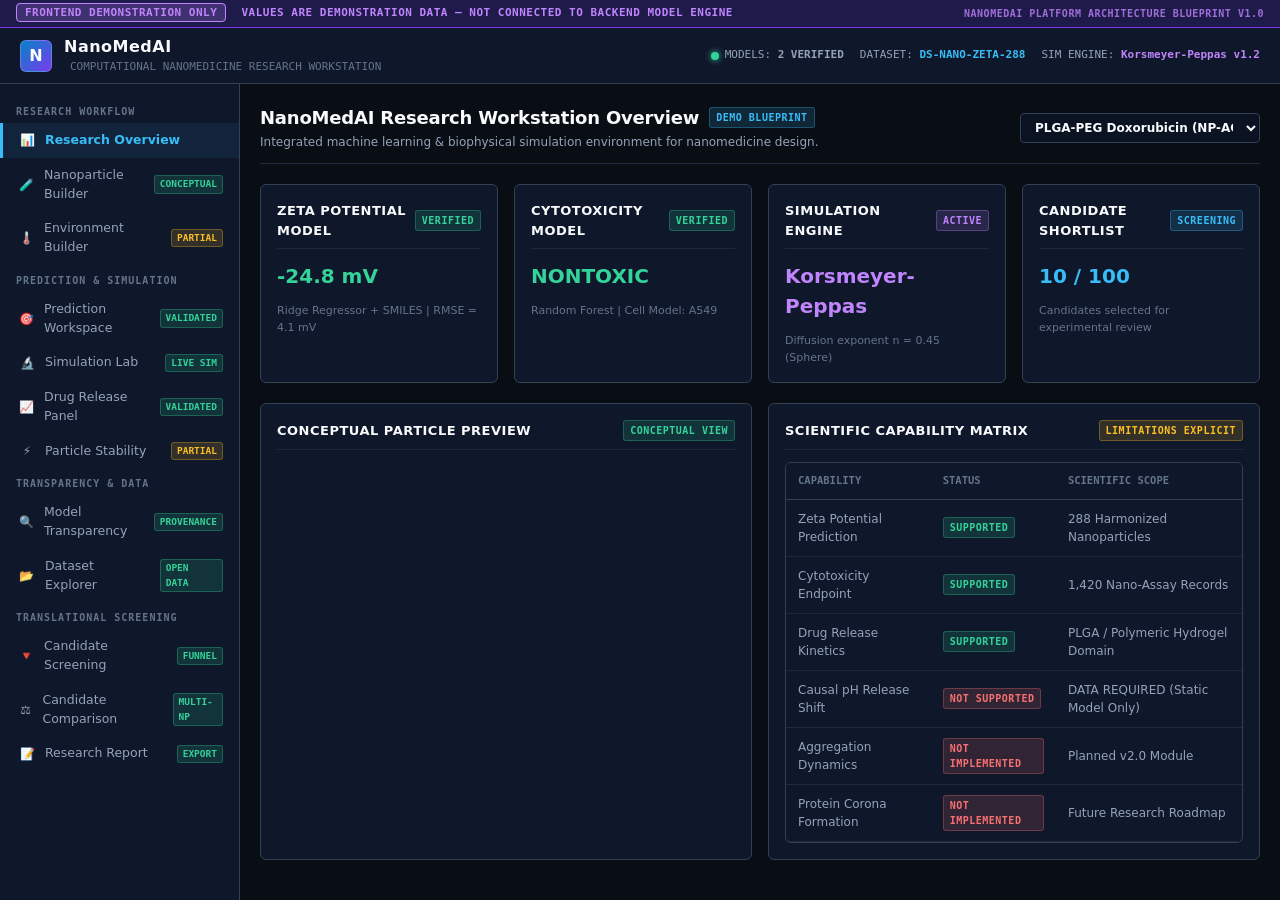
<file: demo/nanomedai/index.html>
<!DOCTYPE html>
<html lang="en">
<head>
  <meta charset="UTF-8">
  <meta name="viewport" content="width=device-width, initial-scale=1.0">
  <title>NanoMedAI — Computational Nanomedicine Research Platform</title>
  <link rel="stylesheet" href="styles.css">
  <script src="data/demoState.js"></script>
  <script src="data/demoParticles.js"></script>
  <script src="data/demoTrajectories.js"></script>
  <script src="app.js"></script>
</head>
<body>

  <!-- Demo Notice Banner -->
  <div class="demo-banner">
    <div>
      <span class="demo-banner-tag">FRONTEND DEMONSTRATION ONLY</span>
      <span style="margin-left:8px;">VALUES ARE DEMONSTRATION DATA — NOT CONNECTED TO BACKEND MODEL ENGINE</span>
    </div>
    <div style="font-size:10px; opacity:0.8;">NanoMedAI Platform Architecture Blueprint v1.0</div>
  </div>

  <!-- Main App Header Navbar -->
  <header class="app-header">
    <div class="brand-section">
      <div class="brand-icon">N</div>
      <div>
        <div class="brand-title">NanoMedAI</div>
        <div class="brand-subtitle">COMPUTATIONAL NANOMEDICINE RESEARCH WORKSTATION</div>
      </div>
    </div>

    <div class="header-status-group">
      <div class="header-status-item">
        <span class="status-dot"></span>
        <span>MODELS: <strong>2 VERIFIED</strong></span>
      </div>
      <div class="header-status-item">
        <span>DATASET: <strong style="color:var(--accent-blue);">DS-NANO-ZETA-288</strong></span>
      </div>
      <div class="header-status-item">
        <span>SIM ENGINE: <strong style="color:var(--accent-purple);">Korsmeyer-Peppas v1.2</strong></span>
      </div>
    </div>
  </header>

  <!-- Main Layout Workspace -->
  <div class="app-container">

    <!-- Left Sidebar Navigation -->
    <nav class="app-sidebar">
      <div class="nav-group-title">RESEARCH WORKFLOW</div>
      <div class="nav-item active" data-view="overview">
        <span class="nav-icon">📊</span>
        <span>Research Overview</span>
      </div>
      <div class="nav-item" data-view="builder">
        <span class="nav-icon">🧪</span>
        <span>Nanoparticle Builder</span>
        <span class="nav-badge supported">CONCEPTUAL</span>
      </div>
      <div class="nav-item" data-view="environment">
        <span class="nav-icon">🌡️</span>
        <span>Environment Builder</span>
        <span class="nav-badge limited">PARTIAL</span>
      </div>

      <div class="nav-group-title">PREDICTION & SIMULATION</div>
      <div class="nav-item" data-view="prediction">
        <span class="nav-icon">🎯</span>
        <span>Prediction Workspace</span>
        <span class="nav-badge supported">VALIDATED</span>
      </div>
      <div class="nav-item" data-view="simulation">
        <span class="nav-icon">🔬</span>
        <span>Simulation Lab</span>
        <span class="nav-badge supported">LIVE SIM</span>
      </div>
      <div class="nav-item" data-view="release">
        <span class="nav-icon">📈</span>
        <span>Drug Release Panel</span>
        <span class="nav-badge supported">VALIDATED</span>
      </div>
      <div class="nav-item" data-view="stability">
        <span class="nav-icon">⚡</span>
        <span>Particle Stability</span>
        <span class="nav-badge limited">PARTIAL</span>
      </div>

      <div class="nav-group-title">TRANSPARENCY & DATA</div>
      <div class="nav-item" data-view="transparency">
        <span class="nav-icon">🔍</span>
        <span>Model Transparency</span>
        <span class="nav-badge supported">PROVENANCE</span>
      </div>
      <div class="nav-item" data-view="datasets">
        <span class="nav-icon">📂</span>
        <span>Dataset Explorer</span>
        <span class="nav-badge supported">OPEN DATA</span>
      </div>

      <div class="nav-group-title">TRANSLATIONAL SCREENING</div>
      <div class="nav-item" data-view="screening">
        <span class="nav-icon">🔻</span>
        <span>Candidate Screening</span>
        <span class="nav-badge supported">FUNNEL</span>
      </div>
      <div class="nav-item" data-view="comparison">
        <span class="nav-icon">⚖️</span>
        <span>Candidate Comparison</span>
        <span class="nav-badge supported">MULTI-NP</span>
      </div>
      <div class="nav-item" data-view="report">
        <span class="nav-icon">📝</span>
        <span>Research Report</span>
        <span class="nav-badge supported">EXPORT</span>
      </div>
    </nav>

    <!-- Main Content Workspace Area -->
    <main class="app-content">

      <!-- ===================================================================
           1. RESEARCH OVERVIEW SECTION
           =================================================================== -->
      <section id="view-overview" class="view-section active">
        <div class="page-header">
          <div>
            <h1 class="page-title">
              NanoMedAI Research Workstation Overview
              <span class="badge badge-blue">DEMO BLUEPRINT</span>
            </h1>
            <p class="page-description">
              Integrated machine learning & biophysical simulation environment for nanomedicine design.
            </p>
          </div>
          <div style="display:flex; gap:10px;">
            <select id="activeParticleSelect" class="form-control" style="width:240px; font-weight:600;">
              <option value="NP-AG-04">PLGA-PEG Doxorubicin (NP-AG-04)</option>
              <option value="NP-AG-09">AuNP-Citrate (NP-AG-09)</option>
              <option value="NP-AG-14">CuO-Pristine (NP-AG-14)</option>
              <option value="NP-AG-22">CS-TPP/Insulin (NP-AG-22)</option>
            </select>
          </div>
        </div>

        <div class="grid-4">
          <div class="card">
            <div class="card-header">
              <span class="card-title">ZETA POTENTIAL MODEL</span>
              <span class="badge badge-green">VERIFIED</span>
            </div>
            <div style="font-size:20px; font-weight:800; color:var(--accent-green);">-24.8 mV</div>
            <div style="font-size:11px; color:var(--text-muted);">Ridge Regressor + SMILES | RMSE = 4.1 mV</div>
          </div>

          <div class="card">
            <div class="card-header">
              <span class="card-title">CYTOTOXICITY MODEL</span>
              <span class="badge badge-green">VERIFIED</span>
            </div>
            <div style="font-size:20px; font-weight:800; color:var(--accent-green);">NONTOXIC</div>
            <div style="font-size:11px; color:var(--text-muted);">Random Forest | Cell Model: A549</div>
          </div>

          <div class="card">
            <div class="card-header">
              <span class="card-title">SIMULATION ENGINE</span>
              <span class="badge badge-purple">ACTIVE</span>
            </div>
            <div style="font-size:20px; font-weight:800; color:var(--accent-purple);">Korsmeyer-Peppas</div>
            <div style="font-size:11px; color:var(--text-muted);">Diffusion exponent n = 0.45 (Sphere)</div>
          </div>

          <div class="card">
            <div class="card-header">
              <span class="card-title">CANDIDATE SHORTLIST</span>
              <span class="badge badge-blue">SCREENING</span>
            </div>
            <div style="font-size:20px; font-weight:800; color:var(--accent-blue);">10 / 100</div>
            <div style="font-size:11px; color:var(--text-muted);">Candidates selected for experimental review</div>
          </div>
        </div>

        <div class="grid-2">
          <div class="card">
            <div class="card-header">
              <span class="card-title">CONCEPTUAL PARTICLE PREVIEW</span>
              <span class="badge badge-green">CONCEPTUAL VIEW</span>
            </div>
            <div style="display:flex; justify-content:center; padding:10px;">
              <canvas id="particleCanvas" width="360" height="240"></canvas>
            </div>
          </div>

          <div class="card">
            <div class="card-header">
              <span class="card-title">SCIENTIFIC CAPABILITY MATRIX</span>
              <span class="badge badge-amber">LIMITATIONS EXPLICIT</span>
            </div>
            <div class="table-container">
              <table class="data-table">
                <thead>
                  <tr>
                    <th>Capability</th>
                    <th>Status</th>
                    <th>Scientific Scope</th>
                  </tr>
                </thead>
                <tbody>
                  <tr>
                    <td>Zeta Potential Prediction</td>
                    <td><span class="badge badge-green">SUPPORTED</span></td>
                    <td>288 Harmonized Nanoparticles</td>
                  </tr>
                  <tr>
                    <td>Cytotoxicity Endpoint</td>
                    <td><span class="badge badge-green">SUPPORTED</span></td>
                    <td>1,420 Nano-Assay Records</td>
                  </tr>
                  <tr>
                    <td>Drug Release Kinetics</td>
                    <td><span class="badge badge-green">SUPPORTED</span></td>
                    <td>PLGA / Polymeric Hydrogel Domain</td>
                  </tr>
                  <tr>
                    <td>Causal pH Release Shift</td>
                    <td><span class="badge badge-red">NOT SUPPORTED</span></td>
                    <td>DATA REQUIRED (Static Model Only)</td>
                  </tr>
                  <tr>
                    <td>Aggregation Dynamics</td>
                    <td><span class="badge badge-red">NOT IMPLEMENTED</span></td>
                    <td>Planned v2.0 Module</td>
                  </tr>
                  <tr>
                    <td>Protein Corona Formation</td>
                    <td><span class="badge badge-red">NOT IMPLEMENTED</span></td>
                    <td>Future Research Roadmap</td>
                  </tr>
                </tbody>
              </table>
            </div>
          </div>
        </div>
      </section>

      <!-- ===================================================================
           2. NANOPARTICLE BUILDER WORKSPACE
           =================================================================== -->
      <section id="view-builder" class="view-section">
        <div class="page-header">
          <div>
            <h1 class="page-title">Nanoparticle Builder Workspace</h1>
            <p class="page-description">Define physical, chemical, and formulation properties of the virtual nanoparticle.</p>
          </div>
        </div>

        <div class="grid-2">
          <div class="card">
            <div class="card-header">
              <span class="card-title">PARTICLE IDENTITY & COMPOSITION</span>
              <span class="badge badge-blue">INPUT FORM</span>
            </div>
            <div class="grid-2">
              <div class="form-group">
                <label class="form-label">Core Material</label>
                <input type="text" class="form-control" value="PLGA 50:50">
              </div>
              <div class="form-group">
                <label class="form-label">Coating / Shell</label>
                <input type="text" class="form-control" value="PEG 2000 Da">
              </div>
              <div class="form-group">
                <label class="form-label">Ligand SMILES</label>
                <input type="text" class="form-control mono-cell" value="C1=CC(=CC=C1C(=O)NC(CCC(=O)O)C(=O)O)NCC2=CN=C3C(=N2)C(=O)NC(=N3)N">
              </div>
              <div class="form-group">
                <label class="form-label">Encapsulated Drug</label>
                <input type="text" class="form-control" value="Doxorubicin HCl">
              </div>
              <div class="form-group">
                <label class="form-label">Core Size <span class="unit-tag">(nm)</span></label>
                <input type="number" class="form-control" value="45.0">
              </div>
              <div class="form-group">
                <label class="form-label">Hydrodynamic Size <span class="unit-tag">(nm)</span></label>
                <input type="number" class="form-control" value="68.5">
              </div>
            </div>
          </div>

          <div class="card">
            <div class="card-header">
              <span class="card-title">CONCEPTUAL PARTICLE STRUCTURE VIEW</span>
              <span class="badge badge-green">NOT ATOMICALLY ACCURATE</span>
            </div>
            <div style="display:flex; justify-content:center; padding:10px;">
              <canvas id="builderParticleCanvas" width="360" height="260"></canvas>
            </div>
          </div>
        </div>
      </section>

      <!-- ===================================================================
           3. ENVIRONMENT BUILDER WORKSPACE
           =================================================================== -->
      <section id="view-environment" class="view-section">
        <div class="page-header">
          <div>
            <h1 class="page-title">Surrounding Environment Builder</h1>
            <p class="page-description">Configure physical, chemical, and biological medium parameters.</p>
          </div>
        </div>

        <div class="grid-3">
          <div class="card">
            <div class="card-header">
              <span class="card-title">PHYSICAL PARAMETERS</span>
              <span class="badge badge-green">SUPPORTED</span>
            </div>
            <div class="form-group">
              <label class="form-label">Temperature <span class="unit-tag">(°C)</span></label>
              <input id="envTempInput" type="number" class="form-control" value="37.0" step="0.5">
            </div>
            <div class="form-group">
              <label class="form-label">Pressure <span class="unit-tag">(atm)</span></label>
              <input type="number" class="form-control disabled" value="1.0" disabled>
            </div>
          </div>

          <div class="card">
            <div class="card-header">
              <span class="card-title">CHEMICAL PARAMETERS</span>
              <span class="badge badge-amber">STATE ONLY</span>
            </div>
            <div class="form-group">
              <label class="form-label">pH Level</label>
              <input id="envPhInput" type="number" class="form-control" value="7.40" step="0.1">
            </div>
            <div class="form-group">
              <label class="form-label">Ionic Strength <span class="unit-tag">(M)</span></label>
              <input type="number" class="form-control" value="0.15">
            </div>
          </div>

          <div class="card">
            <div class="card-header">
              <span class="card-title">BIOLOGICAL MEDIUM</span>
              <span class="badge badge-red">UNSUPPORTED</span>
            </div>
            <div class="form-group">
              <label class="form-label">Serum Concentration <span class="unit-tag">(%)</span></label>
              <input type="number" class="form-control disabled" value="10.0" disabled>
              <div style="font-size:10px; color:var(--accent-red); margin-top:4px;">Protein Corona Model Required</div>
            </div>
          </div>
        </div>
      </section>

      <!-- ===================================================================
           4. PREDICTION WORKSPACE
           =================================================================== -->
      <section id="view-prediction" class="view-section">
        <div class="page-header">
          <div>
            <h1 class="page-title">Machine Learning Prediction Workspace</h1>
            <p class="page-description">Static endpoint models for Zeta Potential stability and Cytotoxicity risk assessment.</p>
          </div>
        </div>

        <div class="grid-2">
          <!-- Zeta Potential Card -->
          <div class="card">
            <div class="card-header">
              <span class="card-title">ZETA POTENTIAL PREDICTION</span>
              <span class="badge badge-green">RDKit + RIDGE</span>
            </div>
            <div style="display:flex; align-items:baseline; gap:12px;">
              <div id="predZetaVal" style="font-size:36px; font-weight:800; color:var(--accent-green);">-24.8 mV</div>
              <div class="badge badge-green">MODERATELY STABLE</div>
            </div>
            <div class="callout callout-blue">
              <span><strong>Model Uncertainty:</strong> ± 2.1 mV (95% Confidence Interval)</span>
            </div>
            <div style="font-size:11px; color:var(--text-secondary);">
              <strong>Input Coverage:</strong> 94.2% inside training domain (288 harmonized nanoparticles, GroupKFold by DOI).
            </div>
          </div>

          <!-- Cytotoxicity Card -->
          <div class="card">
            <div class="card-header">
              <span class="card-title">CYTOTOXICITY RISK PREDICTION</span>
              <span class="badge badge-green">RANDOM FOREST</span>
            </div>
            <div style="display:flex; align-items:baseline; gap:12px;">
              <div id="predCytoVal" style="font-size:36px; font-weight:800; color:var(--accent-green);">NONTOXIC</div>
              <div class="badge badge-blue">LOW RISK (14% PROBABILITY)</div>
            </div>
            <div class="callout callout-blue">
              <span><strong>Endpoint Conditions:</strong> MTT Assay on A549 Cell Line at 50 µg/mL dose over 24h exposure.</span>
            </div>
            <div style="font-size:11px; color:var(--text-secondary);">
              <strong>Static Endpoint Warning:</strong> This is a static classification prediction, NOT a dynamic biological uptake simulation.
            </div>
          </div>
        </div>
      </section>

      <!-- ===================================================================
           5. SIMULATION LAB (Central Research Workspace)
           =================================================================== -->
      <section id="view-simulation" class="view-section">
        <div class="page-header">
          <div>
            <h1 class="page-title">Central Simulation Lab Workspace</h1>
            <p class="page-description">Time-dependent Korsmeyer-Peppas biophysical drug release simulation.</p>
          </div>
        </div>

        <div class="sim-layout">
          <!-- LEFT: Particle Config Summary -->
          <div class="card" style="grid-column:1; grid-row:1;">
            <div class="card-header">
              <span class="card-title">FORMULATION</span>
            </div>
            <div style="font-size:12px; font-weight:700; color:var(--accent-blue);">PLGA-PEG Doxorubicin</div>
            <div style="font-size:11px; color:var(--text-muted);">
              Core: 45 nm<br>
              Hydro: 68.5 nm<br>
              Drug Loading: 8.5%<br>
              Mechanism: Spherical Diffusion
            </div>
          </div>

          <!-- CENTER: Live Simulation Canvas -->
          <div class="sim-visualization-card">
            <div class="sim-canvas-header">
              <div class="sim-timer-display" id="simTimerDisplay">T = 24.0 h</div>
              <span class="badge badge-purple">LIVE SIMULATION</span>
            </div>
            <canvas id="simCanvas" width="520" height="360"></canvas>
            <div class="sim-controls-toolbar">
              <button id="simBtnStart" class="btn btn-primary">START</button>
              <button id="simBtnPause" class="btn btn-purple" style="display:none;">PAUSE</button>
              <button id="simBtnStep" class="btn btn-secondary">STEP</button>
              <button id="simBtnReset" class="btn btn-secondary">RESET</button>
              <select id="simSpeedSelect" class="form-control" style="width:70px;">
                <option value="0.5">0.5x</option>
                <option value="1.0" selected>1.0x</option>
                <option value="2.0">2.0x</option>
                <option value="5.0">5.0x</option>
              </select>
            </div>
          </div>

          <!-- RIGHT: Live Environment Metrics -->
          <div class="card" style="grid-column:3; grid-row:1;">
            <div class="card-header">
              <span class="card-title">STATE METRICS</span>
            </div>
            <div>
              <div style="font-size:10px; color:var(--text-muted);">CUMULATIVE RELEASE</div>
              <div id="simReleaseVal" style="font-size:24px; font-weight:800; color:var(--accent-purple);">34.2 %</div>
            </div>
            <div>
              <div style="font-size:10px; color:var(--text-muted);">REMAINING PAYLOAD</div>
              <div id="simRemainingVal" style="font-size:24px; font-weight:800; color:var(--accent-blue);">65.8 %</div>
            </div>
          </div>

          <!-- BOTTOM: Timeline & Event Log -->
          <div class="sim-timeline-panel">
            <div class="card">
              <div class="card-header">
                <span class="card-title">SIMULATION EVENT STREAM</span>
                <span class="badge badge-blue">REAL-TIME LOG</span>
              </div>
              <div id="eventLogContainer" class="event-log-container"></div>
            </div>
          </div>
        </div>
      </section>

      <!-- ===================================================================
           6. DRUG RELEASE PANEL
           =================================================================== -->
      <section id="view-release" class="view-section">
        <div class="page-header">
          <div>
            <h1 class="page-title">Cumulative Drug Release Trajectory</h1>
            <p class="page-description">Korsmeyer-Peppas model predictions compared against experimental in-vitro dissolution data.</p>
          </div>
        </div>

        <div class="card">
          <div class="card-header">
            <span class="card-title">RELEASE TRAJECTORY CURVE (M_t / M_inf vs TIME)</span>
            <span class="badge badge-amber">EXTRAPOLATION THRESHOLD: 48.0 h</span>
          </div>
          <div style="display:flex; justify-content:center; padding:10px;">
            <canvas id="releaseChartCanvas" width="760" height="340"></canvas>
          </div>
        </div>
      </section>

      <!-- ===================================================================
           7. PARTICLE STABILITY PANEL
           =================================================================== -->
      <section id="view-stability" class="view-section">
        <div class="page-header">
          <div>
            <h1 class="page-title">Particle Physical Stability & Heatmap Explorer</h1>
            <p class="page-description">Colloidal stability evaluation across pH and temperature gradients.</p>
          </div>
        </div>

        <div class="grid-2">
          <div class="card">
            <div class="card-header">
              <span class="card-title">STABILITY HEATMAP MATRIX (pH vs TEMP)</span>
              <span class="badge badge-green">DLVO MODEL</span>
            </div>
            <div style="overflow-x:auto;">
              <table id="heatmapGridTable" class="heatmap-table"></table>
            </div>
          </div>

          <div class="card">
            <div class="card-header">
              <span class="card-title">UNSUPPORTED DYNAMIC MECHANISMS</span>
              <span class="badge badge-red">NOT IMPLEMENTED</span>
            </div>
            <div class="callout callout-amber" style="margin-bottom:12px;">
              <span><strong>Scientific Boundary Notice:</strong> The following physical dynamics are not currently supported by backend calculation models.</span>
            </div>
            <div class="table-container">
              <table class="data-table">
                <thead>
                  <tr>
                    <th>Mechanism</th>
                    <th>Status</th>
                    <th>Required Data</th>
                  </tr>
                </thead>
                <tbody>
                  <tr>
                    <td>PDI Evolution Over Time</td>
                    <td><span class="badge badge-red">NOT IMPLEMENTED</span></td>
                    <td>Multi-angle DLS Time Series</td>
                  </tr>
                  <tr>
                    <td>Nanoparticle Aggregation Kinetics</td>
                    <td><span class="badge badge-red">NOT IMPLEMENTED</span></td>
                    <td>Smoluchowski Aggregation Data</td>
                  </tr>
                  <tr>
                    <td>Protein Corona Kinetics</td>
                    <td><span class="badge badge-red">DATA REQUIRED</span></td>
                    <td>LC-MS/MS Proteomics Archive</td>
                  </tr>
                </tbody>
              </table>
            </div>
          </div>
        </div>
      </section>

      <!-- ===================================================================
           8. MODEL TRANSPARENCY
           =================================================================== -->
      <section id="view-transparency" class="view-section">
        <div class="page-header">
          <div>
            <h1 class="page-title">Model Transparency & Provenance</h1>
            <p class="page-description">Complete open-science audit trail, dataset provenance, and validation metrics.</p>
          </div>
        </div>

        <div class="card">
          <div class="card-header">
            <span class="card-title">MODEL VALIDATION AUDIT TRAIL</span>
            <span class="badge badge-blue">ZERO CROSS-STUDY LEAKAGE</span>
          </div>
          <div class="table-container">
            <table class="data-table">
              <thead>
                <tr>
                  <th>Model Name</th>
                  <th>Algorithm</th>
                  <th>Validation Scheme</th>
                  <th>Key Metric</th>
                  <th>Dataset DOI</th>
                </tr>
              </thead>
              <tbody>
                <tr>
                  <td>Zeta Stability Predictor</td>
                  <td>Ridge Regressor + SMILES</td>
                  <td>GroupKFold by DOI (42 Studies)</td>
                  <td>RMSE = 4.1 mV</td>
                  <td><a href="#" style="color:var(--accent-blue);">10.1021/acs.nanolett.demo101</a></td>
                </tr>
                <tr>
                  <td>Cytotoxicity Risk Classifier</td>
                  <td>Random Forest Classifier</td>
                  <td>GroupKFold by PubMed ID</td>
                  <td>ROC-AUC = 0.89</td>
                  <td><a href="#" style="color:var(--accent-blue);">10.5281/zenodo.15300193</a></td>
                </tr>
                <tr>
                  <td>Drug Release Kinetics Engine</td>
                  <td>Korsmeyer-Peppas Analytical</td>
                  <td>In-Vitro Dissolution Archive</td>
                  <td>R² = 0.96</td>
                  <td><a href="#" style="color:var(--accent-blue);">10.1016/j.jconrel.demo2024</a></td>
                </tr>
              </tbody>
            </table>
          </div>
        </div>
      </section>

      <!-- ===================================================================
           9. DATASET EXPLORER
           =================================================================== -->
      <section id="view-datasets" class="view-section">
        <div class="page-header">
          <div>
            <h1 class="page-title">Curated Research Dataset Explorer</h1>
            <p class="page-description">Browse open experimental databases used for training and model validation.</p>
          </div>
        </div>

        <div class="card">
          <div class="card-header">
            <span class="card-title">BENCHMARK DATASET ARCHIVE</span>
            <span class="badge badge-green">3 DATASETS CURATED</span>
          </div>
          <div class="table-container">
            <table class="data-table">
              <thead>
                <tr>
                  <th>Dataset ID</th>
                  <th>Title / Provenance</th>
                  <th>Records</th>
                  <th>Studies</th>
                  <th>Target Variable</th>
                  <th>Quality Score</th>
                </tr>
              </thead>
              <tbody>
                <tr>
                  <td class="mono-cell">DS-NANO-ZETA-288</td>
                  <td>Harmonized Nanoparticle Zeta Potential Benchmark</td>
                  <td>288</td>
                  <td>42</td>
                  <td>Zeta Potential (mV)</td>
                  <td><span class="badge badge-green">98.2%</span></td>
                </tr>
                <tr>
                  <td class="mono-cell">DS-CYTO-NANO-1420</td>
                  <td>In Vitro Nanoparticle Cytotoxicity Meta-Dataset</td>
                  <td>1,420</td>
                  <td>118</td>
                  <td>Viability (% < 70% = Toxic)</td>
                  <td><span class="badge badge-green">95.6%</span></td>
                </tr>
                <tr>
                  <td class="mono-cell">DS-RELEASE-PLGA-64</td>
                  <td>Polymeric Nanoparticle In Vitro Dissolution Archive</td>
                  <td>64</td>
                  <td>16</td>
                  <td>Release Trajectory M(t)/M_inf</td>
                  <td><span class="badge badge-green">92.0%</span></td>
                </tr>
              </tbody>
            </table>
          </div>
        </div>
      </section>

      <!-- ===================================================================
           10. CANDIDATE SCREENING
           =================================================================== -->
      <section id="view-screening" class="view-section">
        <div class="page-header">
          <div>
            <h1 class="page-title">Candidate Screening Funnel</h1>
            <p class="page-description">Narrow a large candidate formulation pool into an experimental shortlist.</p>
          </div>
        </div>

        <div class="card">
          <div class="card-header">
            <span class="card-title">TRANSLATIONAL CANDIDATE SELECTION FUNNEL</span>
            <span class="badge badge-blue">100 → 10 SHORTLIST</span>
          </div>
          <div style="display:flex; flex-direction:column; gap:12px; padding:10px 0;">
            <div style="background-color:rgba(56, 189, 248, 0.15); border:1px solid var(--accent-blue); padding:12px; border-radius:6px; display:flex; justify-content:space-between; align-items:center;">
              <div><strong>100 Candidate Formulations</strong> (Initial Library Pool)</div>
              <span class="badge badge-blue">POOL</span>
            </div>
            <div style="background-color:rgba(192, 132, 252, 0.15); border:1px solid var(--accent-purple); padding:12px; border-radius:6px; display:flex; justify-content:space-between; align-items:center; width:85%; margin:0 auto;">
              <div><strong>42 Candidates Inside Model Domain</strong> (Training Coverage Check)</div>
              <span class="badge badge-purple">MODEL COMPATIBLE</span>
            </div>
            <div style="background-color:rgba(251, 191, 36, 0.15); border:1px solid var(--accent-amber); padding:12px; border-radius:6px; display:flex; justify-content:space-between; align-items:center; width:70%; margin:0 auto;">
              <div><strong>18 Candidates Meeting Biophysical Constraints</strong> (Size < 100nm, Zeta < -20mV)</div>
              <span class="badge badge-amber">CONSTRAINTS MET</span>
            </div>
            <div style="background-color:rgba(52, 211, 153, 0.15); border:1px solid var(--accent-green); padding:12px; border-radius:6px; display:flex; justify-content:space-between; align-items:center; width:55%; margin:0 auto;">
              <div><strong>10 Candidates Selected for Experimental Review</strong></div>
              <span class="badge badge-green">EXPERIMENTAL SHORTLIST</span>
            </div>
          </div>
        </div>
      </section>

      <!-- ===================================================================
           11. COMPARISON MODE
           =================================================================== -->
      <section id="view-comparison" class="view-section">
        <div class="page-header">
          <div>
            <h1 class="page-title">Candidate Particle Comparison Workspace</h1>
            <p class="page-description">Side-by-side comparative analysis of candidate nanoparticle formulations.</p>
          </div>
        </div>

        <div class="card">
          <div class="card-header">
            <span class="card-title">MULTI-CANDIDATE COMPARISON MATRIX</span>
            <span class="badge badge-blue">NEUTRAL EVALUATION</span>
          </div>
          <div class="table-container">
            <table class="data-table">
              <thead>
                <tr>
                  <th>Feature</th>
                  <th>NP-AG-04 (PLGA-PEG/DOX)</th>
                  <th>NP-AG-09 (AuNP-Citrate)</th>
                  <th>NP-AG-14 (CuO-Pristine)</th>
                  <th>NP-AG-22 (CS-TPP/Insulin)</th>
                </tr>
              </thead>
              <tbody>
                <tr>
                  <td>Core Size (nm)</td>
                  <td class="mono-cell">45.0 nm</td>
                  <td class="mono-cell">15.0 nm</td>
                  <td class="mono-cell">32.0 nm</td>
                  <td class="mono-cell">110.0 nm</td>
                </tr>
                <tr>
                  <td>Zeta Potential (mV)</td>
                  <td class="mono-cell" style="color:var(--accent-green);">-24.8 mV</td>
                  <td class="mono-cell" style="color:var(--accent-green);">-38.2 mV</td>
                  <td class="mono-cell" style="color:var(--accent-red);">-12.4 mV</td>
                  <td class="mono-cell" style="color:var(--accent-amber);">+31.5 mV</td>
                </tr>
                <tr>
                  <td>Cytotoxicity</td>
                  <td><span class="badge badge-green">Nontoxic</span></td>
                  <td><span class="badge badge-green">Nontoxic</span></td>
                  <td><span class="badge badge-red">Toxic</span></td>
                  <td><span class="badge badge-green">Nontoxic</span></td>
                </tr>
                <tr>
                  <td>Model Domain Status</td>
                  <td><span class="badge badge-green">In Domain</span></td>
                  <td><span class="badge badge-green">In Domain</span></td>
                  <td><span class="badge badge-green">In Domain</span></td>
                  <td><span class="badge badge-amber">Out of Domain</span></td>
                </tr>
                <tr>
                  <td>Screening Status</td>
                  <td><span class="badge badge-green">Shortlisted</span></td>
                  <td><span class="badge badge-blue">Model Compatible</span></td>
                  <td><span class="badge badge-red">Rejected</span></td>
                  <td><span class="badge badge-amber">Validation Required</span></td>
                </tr>
              </tbody>
            </table>
          </div>
        </div>
      </section>

      <!-- ===================================================================
           12. RESEARCH REPORT
           =================================================================== -->
      <section id="view-report" class="view-section">
        <div class="page-header">
          <div>
            <h1 class="page-title">Scientific Research Summary Report</h1>
            <p class="page-description">Exportable scientific documentation of particle analysis and simulation results.</p>
          </div>
          <button class="btn btn-primary" onclick="window.print();">PRINT / EXPORT PDF</button>
        </div>

        <div class="card" style="line-height:1.8;">
          <div class="card-header">
            <span class="card-title">NANOMEDAI RESEARCH DOCUMENTATION</span>
            <span class="badge badge-purple">CONFIDENTIAL RESEARCH REPORT</span>
          </div>

          <div style="font-family:var(--font-mono); font-size:11px; color:var(--text-muted); margin-bottom:16px;">
            REPORT GENERATED: 2026-10-02 | TARGET PARTICLE: <span id="reportParticleId" style="color:var(--text-primary); font-weight:700;">PLGA-PEG Doxorubicin (NP-AG-04)</span>
          </div>

          <h3 style="color:var(--accent-blue); font-size:14px; margin-top:12px;">1. EXECUTIVE FORMULATION SUMMARY</h3>
          <p>
            Nanoparticle formulation NP-AG-04 consists of a PLGA (50:50, MW ~45 kDa) core encapsulated with Doxorubicin HCl (8.5% w/w loading) and surface-functionalized with PEG 2000 Da and Folate ligands. Hydrodynamic diameter is 68.5 nm with a PDI of 0.12.
          </p>

          <h3 style="color:var(--accent-blue); font-size:14px; margin-top:16px;">2. MACHINE LEARNING PREDICTION METRICS</h3>
          <p>
            Zeta Potential is predicted at <strong>−24.8 mV</strong> (± 2.1 mV, 95% CI), placing the formulation in the electrostatically stable domain. Cytotoxicity endpoint prediction on A549 cell lines indicates a <strong>Nontoxic</strong> profile (14% toxicity risk probability) under standard 24h exposure at 50 µg/mL.
          </p>

          <h3 style="color:var(--accent-blue); font-size:14px; margin-top:16px;">3. BIOPHYSICAL KINETICS & MODEL LIMITATIONS</h3>
          <p>
            Korsmeyer-Peppas in-vitro release kinetics modeling indicates Fickian spherical matrix diffusion (n = 0.45). Model valid region covers up to 48.0h (45.8% cumulative release). Trajectories beyond 48.0h represent mathematical extrapolation and require experimental validation.
          </p>

          <div class="callout callout-amber" style="margin-top:20px;">
            <span><strong>RECOMMENDATION:</strong> NP-AG-04 is recommended for experimental shortlist inclusion. In-vitro cell uptake and dissolution testing in USP Apparatus 4 are required before in-vivo translational phase.</span>
          </div>
        </div>
      </section>

    </main>
  </div>

</body>
</html>
</file>
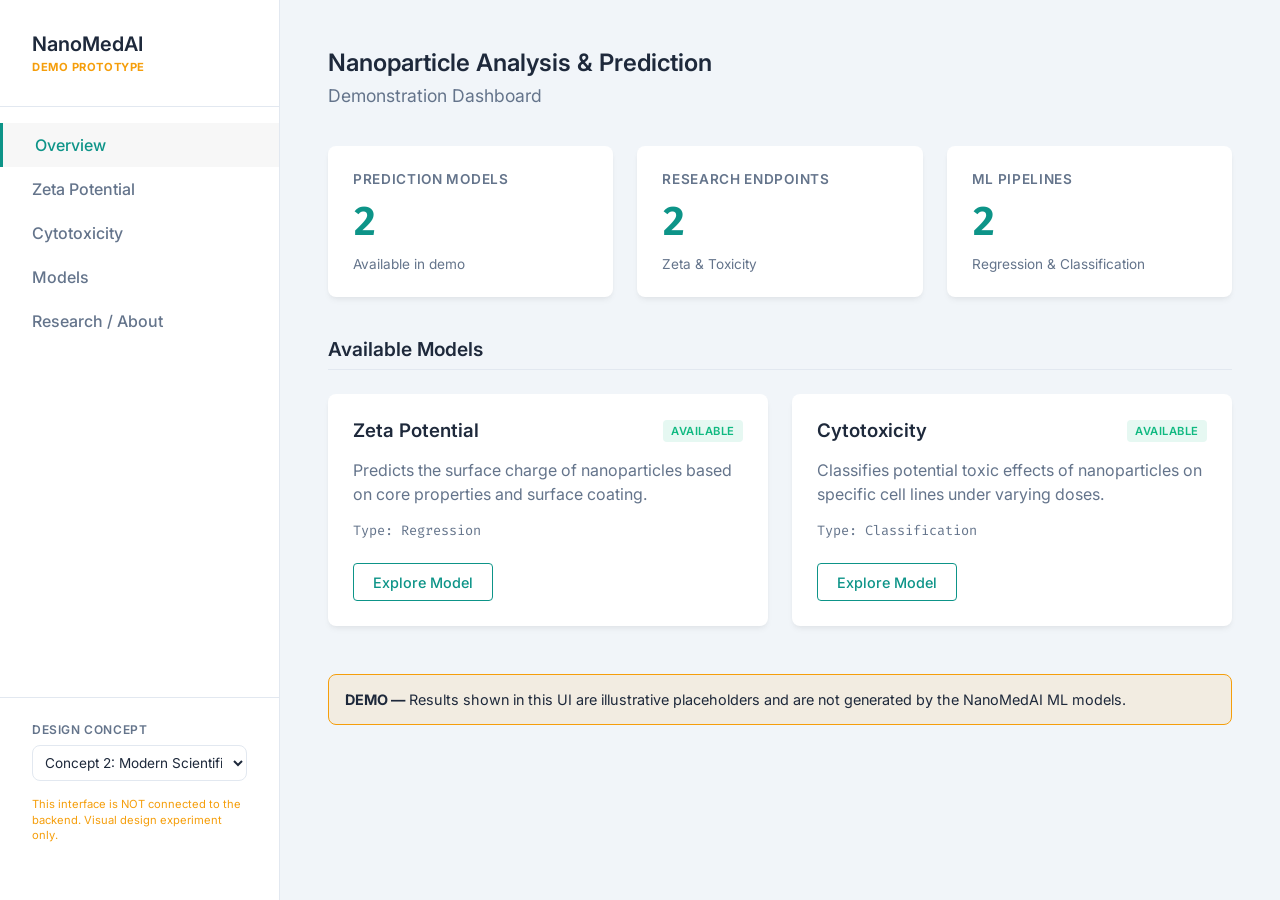
<file: demo/ui/index.html>
<!DOCTYPE html>
<html lang="en">
<head>
    <meta charset="UTF-8">
    <meta name="viewport" content="width=device-width, initial-scale=1.0">
    <title>NanoMedAI - Demo Prototype</title>
    <link rel="stylesheet" href="style.css">
    <link href="https://fonts.googleapis.com/css2?family=Inter:wght@400;500;600;700&family=Merriweather:wght@400;700&family=Fira+Code&display=swap" rel="stylesheet">
</head>
<body class="theme-concept-2">

    <div class="app-container">
        
        <!-- Sidebar Navigation -->
        <nav class="sidebar">
            <div class="sidebar-header">
                <h2>NanoMedAI</h2>
                <div class="demo-badge">DEMO PROTOTYPE</div>
            </div>
            
            <ul class="nav-links">
                <li><a href="#" data-target="overview" class="active">Overview</a></li>
                <li><a href="#" data-target="zeta-potential">Zeta Potential</a></li>
                <li><a href="#" data-target="cytotoxicity">Cytotoxicity</a></li>
                <li><a href="#" data-target="models">Models</a></li>
                <li><a href="#" data-target="research">Research / About</a></li>
            </ul>

            <div class="sidebar-footer">
                <div class="theme-selector">
                    <label for="theme-select">DESIGN CONCEPT</label>
                    <select id="theme-select">
                        <option value="theme-concept-1">Concept 1: Scientific Research</option>
                        <option value="theme-concept-2" selected>Concept 2: Modern Scientific</option>
                        <option value="theme-concept-3">Concept 3: Computational Lab</option>
                    </select>
                </div>
                <div class="warning-text">
                    This interface is NOT connected to the backend. Visual design experiment only.
                </div>
            </div>
        </nav>

        <!-- Main Content Area -->
        <main class="content-area">
            
            <!-- OVERVIEW SCREEN -->
            <section id="overview" class="screen active">
                <header class="screen-header">
                    <h1>Nanoparticle Analysis & Prediction</h1>
                    <p>Demonstration Dashboard</p>
                </header>

                <div class="dashboard-grid">
                    <div class="card stat-card">
                        <h3>Prediction Models</h3>
                        <div class="stat-value">2</div>
                        <div class="stat-label">Available in demo</div>
                    </div>
                    <div class="card stat-card">
                        <h3>Research Endpoints</h3>
                        <div class="stat-value">2</div>
                        <div class="stat-label">Zeta & Toxicity</div>
                    </div>
                    <div class="card stat-card">
                        <h3>ML Pipelines</h3>
                        <div class="stat-value">2</div>
                        <div class="stat-label">Regression & Classification</div>
                    </div>
                </div>

                <h2 class="section-title">Available Models</h2>
                <div class="models-grid">
                    <div class="card model-card">
                        <div class="model-header">
                            <h3>Zeta Potential</h3>
                            <span class="badge badge-success">Available</span>
                        </div>
                        <p>Predicts the surface charge of nanoparticles based on core properties and surface coating.</p>
                        <div class="model-meta">
                            <span>Type: Regression</span>
                        </div>
                        <button class="btn btn-secondary nav-trigger" data-target="zeta-potential">Explore Model</button>
                    </div>

                    <div class="card model-card">
                        <div class="model-header">
                            <h3>Cytotoxicity</h3>
                            <span class="badge badge-success">Available</span>
                        </div>
                        <p>Classifies potential toxic effects of nanoparticles on specific cell lines under varying doses.</p>
                        <div class="model-meta">
                            <span>Type: Classification</span>
                        </div>
                        <button class="btn btn-secondary nav-trigger" data-target="cytotoxicity">Explore Model</button>
                    </div>
                </div>
                
                <div class="demo-warning-banner">
                    <strong>DEMO —</strong> Results shown in this UI are illustrative placeholders and are not generated by the NanoMedAI ML models.
                </div>
            </section>

            <!-- ZETA POTENTIAL SCREEN -->
            <section id="zeta-potential" class="screen">
                <header class="screen-header">
                    <h1>Zeta Potential Prediction</h1>
                    <p>Predict the surface charge of a given nanoparticle.</p>
                </header>

                <div class="split-layout">
                    <div class="input-pane card">
                        <h3>Nanoparticle Parameters</h3>
                        <form id="zeta-form" class="prediction-form">
                            <div class="form-group">
                                <label>Material</label>
                                <select>
                                    <option>Gold</option>
                                    <option>Silver</option>
                                    <option>Iron Oxide</option>
                                    <option>Silica</option>
                                </select>
                            </div>
                            <div class="form-group">
                                <label>Core Size (nm)</label>
                                <input type="number" value="25">
                            </div>
                            <div class="form-group">
                                <label>Shape</label>
                                <select>
                                    <option>Spherical</option>
                                    <option>Rod</option>
                                    <option>Cube</option>
                                </select>
                            </div>
                            <div class="form-group">
                                <label>Ligand SMILES</label>
                                <input type="text" value="C(CO)O" placeholder="Example SMILES">
                            </div>
                            <div class="form-group">
                                <label>Coating</label>
                                <select>
                                    <option>PEG</option>
                                    <option>Citrate</option>
                                    <option>PVP</option>
                                    <option>None</option>
                                </select>
                            </div>
                            <button type="submit" class="btn btn-primary btn-block">RUN DEMO PREDICTION</button>
                        </form>
                    </div>

                    <div class="result-pane">
                        <div id="zeta-empty" class="result-state empty-state active">
                            <p>No prediction yet.<br>Enter nanoparticle information to begin.</p>
                        </div>
                        
                        <div id="zeta-loading" class="result-state loading-state">
                            <div class="spinner"></div>
                            <p>Analyzing nanoparticle...</p>
                        </div>

                        <div id="zeta-result" class="result-state result-card card">
                            <div class="result-header">
                                <h2>Prediction Result</h2>
                                <span class="badge badge-demo">Demo Prediction</span>
                            </div>
                            
                            <div class="primary-result">
                                <div class="value">-23.7 <span>mV</span></div>
                                <div class="label">Zeta Potential</div>
                            </div>

                            <div class="visual-scale">
                                <div class="scale-labels">
                                    <span>Negative</span>
                                    <span>Positive</span>
                                </div>
                                <div class="scale-bar">
                                    <div class="marker" style="left: 25%;"></div>
                                </div>
                            </div>

                            <div class="divider"></div>

                            <h3>Input Summary</h3>
                            <table class="summary-table">
                                <tr><td>Material</td><td>Gold</td></tr>
                                <tr><td>Size</td><td>25 nm</td></tr>
                                <tr><td>Shape</td><td>Spherical</td></tr>
                            </table>

                            <div class="divider"></div>

                            <div class="model-info-summary">
                                <strong>Model:</strong> Ridge Regression<br>
                                <strong>Dataset:</strong> Demo Dataset
                            </div>
                            
                            <div class="demo-disclaimer">
                                Demonstration result — not generated by the actual ML model.
                            </div>
                        </div>
                    </div>
                </div>
            </section>

            <!-- CYTOTOXICITY SCREEN -->
            <section id="cytotoxicity" class="screen">
                <header class="screen-header">
                    <h1>Cytotoxicity Classification</h1>
                    <p>Predict potential cellular toxicity for specific experimental conditions.</p>
                </header>

                <div class="split-layout">
                    <div class="input-pane card">
                        <h3>Experimental Parameters</h3>
                        <form id="cyto-form" class="prediction-form">
                            <div class="form-group">
                                <label>Material</label>
                                <select><option>Silver</option><option>Gold</option></select>
                            </div>
                            <div class="form-group">
                                <label>Hydrodynamic Size (nm)</label>
                                <input type="number" value="32.5">
                            </div>
                            <div class="form-group">
                                <label>Assay Type</label>
                                <select><option>MTT</option><option>MTS</option><option>Alamar Blue</option></select>
                            </div>
                            <div class="form-group">
                                <label>Cell Line</label>
                                <select><option>A549</option><option>HeLa</option><option>HepG2</option></select>
                            </div>
                            <div class="form-group">
                                <label>Exposure Time (h)</label>
                                <input type="number" value="24">
                            </div>
                            <div class="form-group">
                                <label>Dose (µg/mL)</label>
                                <input type="number" value="50">
                            </div>
                            <button type="submit" class="btn btn-primary btn-block">RUN DEMO PREDICTION</button>
                        </form>
                    </div>

                    <div class="result-pane">
                        <div id="cyto-empty" class="result-state empty-state active">
                            <p>No prediction yet.<br>Enter parameters to begin.</p>
                        </div>
                        
                        <div id="cyto-loading" class="result-state loading-state">
                            <div class="spinner"></div>
                            <p>Analyzing experimental conditions...</p>
                        </div>

                        <div id="cyto-result" class="result-state result-card card">
                            <div class="result-header">
                                <h2>Prediction Result</h2>
                                <span class="badge badge-demo">Demo Prediction</span>
                            </div>
                            
                            <div class="primary-result cyto-result-value">
                                <div class="value success-color">NONTOXIC</div>
                            </div>
                            
                            <div class="confidence-score">
                                <div class="score-label">Illustrative Score</div>
                                <div class="score-value">78%</div>
                                <div class="score-bar"><div class="fill" style="width: 78%"></div></div>
                                <div class="demo-disclaimer" style="margin-top: 5px;">
                                    Illustrative demo value — not a validated model confidence score.
                                </div>
                            </div>

                            <div class="divider"></div>

                            <h3>WHY THIS RESULT? <span class="badge badge-demo">DEMO VISUALIZATION</span></h3>
                            <div class="feature-importance">
                                <div class="feature-row">
                                    <span class="f-label">Dose</span>
                                    <div class="f-bar-container"><div class="f-bar" style="width: 90%"></div></div>
                                </div>
                                <div class="feature-row">
                                    <span class="f-label">Exposure Time</span>
                                    <div class="f-bar-container"><div class="f-bar" style="width: 65%"></div></div>
                                </div>
                                <div class="feature-row">
                                    <span class="f-label">Material</span>
                                    <div class="f-bar-container"><div class="f-bar" style="width: 45%"></div></div>
                                </div>
                                <div class="feature-row">
                                    <span class="f-label">Cell Line</span>
                                    <div class="f-bar-container"><div class="f-bar" style="width: 25%"></div></div>
                                </div>
                            </div>
                        </div>
                    </div>
                </div>
            </section>

            <!-- MODELS SCREEN -->
            <section id="models" class="screen">
                <header class="screen-header">
                    <h1>Model Information</h1>
                    <p>Architecture and validation details for available predictive models.</p>
                </header>

                <div class="card model-detail-card">
                    <div class="model-detail-header">
                        <h2>Zeta Potential Model</h2>
                        <span class="badge badge-success">Available</span>
                    </div>
                    
                    <div class="model-specs-grid">
                        <div class="spec-item">
                            <span class="spec-label">Algorithm</span>
                            <span class="spec-value">Ridge Regression</span>
                        </div>
                        <div class="spec-item">
                            <span class="spec-label">Target Variable</span>
                            <span class="spec-value">Zeta Potential (mV)</span>
                        </div>
                        <div class="spec-item">
                            <span class="spec-label">Validation Strategy</span>
                            <span class="spec-value">Study-grouped Cross Validation</span>
                        </div>
                        <div class="spec-item">
                            <span class="spec-label">Training Dataset</span>
                            <span class="spec-value">288 unique nanoparticles</span>
                        </div>
                    </div>
                </div>

                <div class="card model-detail-card">
                    <div class="model-detail-header">
                        <h2>Cytotoxicity Model</h2>
                        <span class="badge badge-success">Available</span>
                    </div>
                    
                    <div class="model-specs-grid">
                        <div class="spec-item">
                            <span class="spec-label">Algorithm</span>
                            <span class="spec-value">Random Forest Classifier</span>
                        </div>
                        <div class="spec-item">
                            <span class="spec-label">Target Variable</span>
                            <span class="spec-value">Toxic / Nontoxic (Binary)</span>
                        </div>
                        <div class="spec-item">
                            <span class="spec-label">Validation Strategy</span>
                            <span class="spec-value">Stratified K-Fold</span>
                        </div>
                        <div class="spec-item">
                            <span class="spec-label">Training Dataset</span>
                            <span class="spec-value">666 experimental observations</span>
                        </div>
                    </div>
                </div>
            </section>

            <!-- RESEARCH SCREEN -->
            <section id="research" class="screen">
                <header class="screen-header">
                    <h1>Research & Vision</h1>
                    <p>The roadmap for the NanoMedAI platform.</p>
                </header>

                <div class="card research-card">
                    <h2>NanoMedAI</h2>
                    <p class="lead-text">Machine-learning-based nanoparticle analysis platform.</p>
                    
                    <div class="current-focus">
                        <h3>Current Research Focus</h3>
                        <ul>
                            <li>Zeta potential prediction</li>
                            <li>Cytotoxicity prediction</li>
                            <li>Reproducible ML workflows</li>
                            <li>Scientific data analysis</li>
                        </ul>
                    </div>

                    <div class="divider"></div>

                    <div class="future-research">
                        <h3>FUTURE RESEARCH</h3>
                        <p class="subdued-text">Concepts and capabilities planned for future development:</p>
                        
                        <div class="future-tags">
                            <span class="tag">Drug Release</span>
                            <span class="tag">Cellular Uptake</span>
                            <span class="tag">Protein Corona</span>
                            <span class="tag">Transformation</span>
                            <span class="tag">Multimodal AI</span>
                            <span class="tag">Uncertainty</span>
                            <span class="tag">Optimization</span>
                            <span class="tag">Nano Digital Twin</span>
                        </div>
                    </div>
                </div>
            </section>
        </main>
    </div>

    <script src="app.js"></script>
</body>
</html>
</file>
<file: demo/nanomedai/styles.css>
/* ==========================================================================
   NanoMedAI — Advanced Research Platform UI Stylesheet
   Design System: Scientific Research Workstation Aesthetic
   ========================================================================== */

:root {
  /* Color Palette — Deep Slate Scientific Theme */
  --bg-darkest: #090d14;
  --bg-dark: #0f172a;
  --bg-card: #1e293b;
  --bg-card-hover: #334155;
  --bg-input: #0b1322;
  
  --border-subtle: #1e293b;
  --border-default: #334155;
  --border-highlight: #475569;
  
  --text-primary: #f8fafc;
  --text-secondary: #94a3b8;
  --text-muted: #64748b;
  --text-dim: #475569;
  
  /* Accent Colors */
  --accent-blue: #38bdf8;       /* Computation & Models */
  --accent-blue-dark: #0284c7;
  --accent-green: #34d399;      /* Validated & Supported */
  --accent-green-dark: #059669;
  --accent-amber: #fbbf24;      /* Warnings & Limits */
  --accent-amber-dark: #d97706;
  --accent-red: #f87171;        /* Invalid & Unsupported */
  --accent-red-dark: #dc2626;
  --accent-purple: #c084fc;     /* Simulation State */
  --accent-purple-dark: #7c3aed;
  
  /* Typography */
  --font-sans: 'Inter', system-ui, -apple-system, BlinkMacSystemFont, 'Segoe UI', Roboto, sans-serif;
  --font-mono: 'JetBrains Mono', 'Fira Code', 'Consolas', monospace;
  
  /* Shadows & Elevations */
  --shadow-sm: 0 1px 2px rgba(0, 0, 0, 0.4);
  --shadow-md: 0 4px 12px rgba(0, 0, 0, 0.5);
  --shadow-glow-blue: 0 0 12px rgba(56, 189, 248, 0.15);
  --shadow-glow-purple: 0 0 12px rgba(192, 132, 252, 0.15);

  /* Layout Constants */
  --header-height: 56px;
  --banner-height: 28px;
  --sidebar-width: 240px;
}

* {
  box-sizing: border-box;
  margin: 0;
  padding: 0;
}

body {
  font-family: var(--font-sans);
  background-color: var(--bg-darkest);
  color: var(--text-primary);
  font-size: 13px;
  line-height: 1.5;
  height: 100vh;
  overflow: hidden;
  display: flex;
  flex-direction: column;
}

/* ==========================================================================
   Demo Notice Header Banner
   ========================================================================== */
.demo-banner {
  background-color: #1e1b4b;
  border-bottom: 1px solid var(--accent-purple-dark);
  color: var(--accent-purple);
  font-family: var(--font-mono);
  font-size: 11px;
  font-weight: 600;
  letter-spacing: 0.5px;
  height: var(--banner-height);
  display: flex;
  align-items: center;
  justify-content: space-between;
  padding: 0 16px;
  text-transform: uppercase;
}

.demo-banner-tag {
  background-color: rgba(192, 132, 252, 0.2);
  padding: 2px 8px;
  border-radius: 4px;
  border: 1px solid var(--accent-purple);
}

/* ==========================================================================
   Header Navbar
   ========================================================================== */
.app-header {
  height: var(--header-height);
  background-color: var(--bg-dark);
  border-bottom: 1px solid var(--border-default);
  display: flex;
  align-items: center;
  justify-content: space-between;
  padding: 0 20px;
  z-index: 50;
}

.brand-section {
  display: flex;
  align-items: center;
  gap: 12px;
}

.brand-icon {
  width: 32px;
  height: 32px;
  background: linear-gradient(135deg, var(--accent-blue-dark), var(--accent-purple-dark));
  border-radius: 6px;
  display: flex;
  align-items: center;
  justify-content: center;
  font-weight: 800;
  color: #fff;
  font-size: 16px;
  border: 1px solid rgba(255, 255, 255, 0.2);
}

.brand-title {
  font-size: 16px;
  font-weight: 700;
  letter-spacing: 0.5px;
  color: var(--text-primary);
}

.brand-subtitle {
  font-size: 11px;
  color: var(--text-muted);
  font-family: var(--font-mono);
  margin-left: 6px;
}

.header-status-group {
  display: flex;
  align-items: center;
  gap: 16px;
}

.header-status-item {
  display: flex;
  align-items: center;
  gap: 6px;
  font-family: var(--font-mono);
  font-size: 11px;
  color: var(--text-secondary);
}

.status-dot {
  width: 8px;
  height: 8px;
  border-radius: 50%;
  background-color: var(--accent-green);
  box-shadow: 0 0 6px var(--accent-green);
}

/* ==========================================================================
   Main Workspace Container
   ========================================================================== */
.app-container {
  display: flex;
  flex: 1;
  height: calc(100vh - var(--header-height) - var(--banner-height));
  overflow: hidden;
}

/* Navigation Sidebar */
.app-sidebar {
  width: var(--sidebar-width);
  background-color: var(--bg-dark);
  border-right: 1px solid var(--border-default);
  display: flex;
  flex-direction: column;
  padding: 12px 0;
  overflow-y: auto;
}

.nav-group-title {
  font-size: 10px;
  font-weight: 700;
  color: var(--text-muted);
  text-transform: uppercase;
  letter-spacing: 1px;
  padding: 8px 16px 4px 16px;
  font-family: var(--font-mono);
}

.nav-item {
  display: flex;
  align-items: center;
  gap: 10px;
  padding: 8px 16px;
  color: var(--text-secondary);
  font-weight: 500;
  cursor: pointer;
  border-left: 3px solid transparent;
  transition: all 0.15s ease;
  font-size: 12.5px;
}

.nav-item:hover {
  background-color: rgba(255, 255, 255, 0.04);
  color: var(--text-primary);
}

.nav-item.active {
  background-color: rgba(56, 189, 248, 0.08);
  color: var(--accent-blue);
  border-left-color: var(--accent-blue);
  font-weight: 600;
}

.nav-icon {
  width: 16px;
  height: 16px;
  display: flex;
  align-items: center;
  justify-content: center;
  font-size: 12px;
}

.nav-badge {
  margin-left: auto;
  font-family: var(--font-mono);
  font-size: 9.5px;
  padding: 1px 5px;
  border-radius: 3px;
  font-weight: 600;
}

.nav-badge.supported {
  background-color: rgba(52, 211, 153, 0.15);
  color: var(--accent-green);
  border: 1px solid rgba(52, 211, 153, 0.3);
}

.nav-badge.limited {
  background-color: rgba(251, 191, 36, 0.15);
  color: var(--accent-amber);
  border: 1px solid rgba(251, 191, 36, 0.3);
}

/* Main Content Area */
.app-content {
  flex: 1;
  background-color: var(--bg-darkest);
  overflow-y: auto;
  padding: 20px;
  display: flex;
  flex-direction: column;
  gap: 20px;
}

.view-section {
  display: none;
  flex-direction: column;
  gap: 20px;
}

.view-section.active {
  display: flex;
}

/* Page Titles */
.page-header {
  display: flex;
  align-items: center;
  justify-content: space-between;
  padding-bottom: 12px;
  border-bottom: 1px solid var(--border-subtle);
}

.page-title {
  font-size: 18px;
  font-weight: 700;
  letter-spacing: -0.2px;
  color: var(--text-primary);
  display: flex;
  align-items: center;
  gap: 10px;
}

.page-description {
  font-size: 12px;
  color: var(--text-secondary);
  margin-top: 2px;
}

/* Cards & Grid Containers */
.grid-2 {
  display: grid;
  grid-template-columns: repeat(2, 1fr);
  gap: 16px;
}

.grid-3 {
  display: grid;
  grid-template-columns: repeat(3, 1fr);
  gap: 16px;
}

.grid-4 {
  display: grid;
  grid-template-columns: repeat(4, 1fr);
  gap: 16px;
}

.card {
  background-color: var(--bg-dark);
  border: 1px solid var(--border-default);
  border-radius: 6px;
  padding: 16px;
  display: flex;
  flex-direction: column;
  gap: 12px;
}

.card-header {
  display: flex;
  align-items: center;
  justify-content: space-between;
  padding-bottom: 8px;
  border-bottom: 1px solid var(--border-subtle);
}

.card-title {
  font-size: 13px;
  font-weight: 700;
  color: var(--text-primary);
  display: flex;
  align-items: center;
  gap: 8px;
  text-transform: uppercase;
  letter-spacing: 0.5px;
}

/* Status Badges */
.badge {
  font-family: var(--font-mono);
  font-size: 10px;
  font-weight: 700;
  padding: 2px 6px;
  border-radius: 3px;
  text-transform: uppercase;
  letter-spacing: 0.5px;
  display: inline-flex;
  align-items: center;
  gap: 4px;
}

.badge-green {
  background-color: rgba(52, 211, 153, 0.15);
  color: var(--accent-green);
  border: 1px solid rgba(52, 211, 153, 0.3);
}

.badge-amber {
  background-color: rgba(251, 191, 36, 0.15);
  color: var(--accent-amber);
  border: 1px solid rgba(251, 191, 36, 0.3);
}

.badge-red {
  background-color: rgba(248, 113, 113, 0.15);
  color: var(--accent-red);
  border: 1px solid rgba(248, 113, 113, 0.3);
}

.badge-blue {
  background-color: rgba(56, 189, 248, 0.15);
  color: var(--accent-blue);
  border: 1px solid rgba(56, 189, 248, 0.3);
}

.badge-purple {
  background-color: rgba(192, 132, 252, 0.15);
  color: var(--accent-purple);
  border: 1px solid rgba(192, 132, 252, 0.3);
}

/* Form Controls & Inputs */
.form-group {
  display: flex;
  flex-direction: column;
  gap: 4px;
}

.form-label {
  font-size: 11px;
  font-weight: 600;
  color: var(--text-secondary);
  display: flex;
  align-items: center;
  justify-content: space-between;
}

.form-control {
  background-color: var(--bg-input);
  border: 1px solid var(--border-default);
  border-radius: 4px;
  color: var(--text-primary);
  font-family: var(--font-sans);
  font-size: 12px;
  padding: 6px 10px;
  outline: none;
  transition: border-color 0.15s ease;
}

.form-control:focus {
  border-color: var(--accent-blue);
}

.form-control[disabled], .form-control.disabled {
  opacity: 0.5;
  cursor: not-allowed;
  background-color: var(--bg-darkest);
}

.unit-tag {
  font-family: var(--font-mono);
  font-size: 10px;
  color: var(--text-muted);
}

/* Buttons */
.btn {
  font-family: var(--font-sans);
  font-size: 12px;
  font-weight: 600;
  padding: 6px 14px;
  border-radius: 4px;
  border: 1px solid transparent;
  cursor: pointer;
  display: inline-flex;
  align-items: center;
  justify-content: center;
  gap: 6px;
  transition: all 0.15s ease;
  text-transform: uppercase;
  letter-spacing: 0.5px;
}

.btn-primary {
  background-color: var(--accent-blue-dark);
  color: #fff;
  border-color: var(--accent-blue);
}

.btn-primary:hover {
  background-color: var(--accent-blue);
}

.btn-secondary {
  background-color: var(--bg-card);
  color: var(--text-primary);
  border-color: var(--border-default);
}

.btn-secondary:hover {
  background-color: var(--bg-card-hover);
}

.btn-purple {
  background-color: var(--accent-purple-dark);
  color: #fff;
  border-color: var(--accent-purple);
}

.btn-purple:hover {
  background-color: var(--accent-purple);
}

.btn-danger {
  background-color: var(--accent-red-dark);
  color: #fff;
  border-color: var(--accent-red);
}

/* Data Tables */
.table-container {
  overflow-x: auto;
  border: 1px solid var(--border-default);
  border-radius: 6px;
}

.data-table {
  width: 100%;
  border-collapse: collapse;
  font-size: 12px;
  text-align: left;
}

.data-table th {
  background-color: var(--bg-dark);
  color: var(--text-muted);
  font-family: var(--font-mono);
  font-size: 10.5px;
  font-weight: 700;
  text-transform: uppercase;
  padding: 10px 12px;
  border-bottom: 1px solid var(--border-default);
}

.data-table td {
  padding: 10px 12px;
  border-bottom: 1px solid var(--border-subtle);
  color: var(--text-secondary);
}

.data-table tr:hover td {
  background-color: rgba(255, 255, 255, 0.02);
  color: var(--text-primary);
}

.mono-cell {
  font-family: var(--font-mono);
  font-size: 11.5px;
  color: var(--text-primary);
}

/* ==========================================================================
   Simulation Lab Custom Layout
   ========================================================================== */
.sim-layout {
  display: grid;
  grid-template-columns: 280px 1fr 280px;
  grid-template-rows: 440px auto;
  gap: 16px;
}

.sim-visualization-card {
  grid-column: 2;
  grid-row: 1;
  background-color: #06090e;
  border: 1px solid var(--border-default);
  border-radius: 6px;
  position: relative;
  display: flex;
  flex-direction: column;
  overflow: hidden;
}

.sim-canvas-header {
  position: absolute;
  top: 12px;
  left: 12px;
  right: 12px;
  display: flex;
  align-items: center;
  justify-content: space-between;
  z-index: 10;
  pointer-events: none;
}

.sim-timer-display {
  font-family: var(--font-mono);
  font-size: 18px;
  font-weight: 800;
  color: var(--accent-purple);
  background-color: rgba(9, 13, 20, 0.85);
  padding: 4px 12px;
  border-radius: 4px;
  border: 1px solid var(--border-default);
  backdrop-filter: blur(4px);
}

.sim-controls-toolbar {
  position: absolute;
  bottom: 12px;
  left: 50%;
  transform: translateX(-50%);
  display: flex;
  align-items: center;
  gap: 8px;
  background-color: rgba(15, 23, 42, 0.9);
  padding: 6px 12px;
  border-radius: 6px;
  border: 1px solid var(--border-default);
  backdrop-filter: blur(8px);
  z-index: 10;
}

.sim-timeline-panel {
  grid-column: 1 / -1;
  grid-row: 2;
  display: flex;
  flex-direction: column;
  gap: 12px;
}

/* Event Stream Log */
.event-log-container {
  height: 160px;
  overflow-y: auto;
  background-color: var(--bg-input);
  border: 1px solid var(--border-default);
  border-radius: 4px;
  padding: 8px;
  font-family: var(--font-mono);
  font-size: 11px;
  display: flex;
  flex-direction: column;
  gap: 6px;
}

.event-row {
  display: grid;
  grid-template-columns: 60px 140px 1fr 120px;
  gap: 8px;
  padding: 4px 8px;
  border-radius: 3px;
  background-color: rgba(255, 255, 255, 0.02);
  align-items: center;
}

.event-row.warning {
  border-left: 3px solid var(--accent-amber);
  background-color: rgba(251, 191, 36, 0.05);
}

.event-row.error {
  border-left: 3px solid var(--accent-red);
  background-color: rgba(248, 113, 113, 0.05);
}

.event-row.info {
  border-left: 3px solid var(--accent-blue);
}

/* Heatmap Grid Layout */
.heatmap-table {
  border-collapse: separate;
  border-spacing: 4px;
}

.heatmap-cell {
  width: 60px;
  height: 40px;
  text-align: center;
  vertical-align: middle;
  border-radius: 4px;
  font-family: var(--font-mono);
  font-size: 11px;
  font-weight: 700;
  color: #fff;
  cursor: pointer;
  transition: transform 0.15s ease;
}

.heatmap-cell:hover {
  transform: scale(1.08);
  box-shadow: 0 0 8px rgba(255, 255, 255, 0.3);
}

/* Callout Alert Boxes */
.callout {
  padding: 12px 14px;
  border-radius: 6px;
  font-size: 12px;
  display: flex;
  align-items: flex-start;
  gap: 10px;
}

.callout-amber {
  background-color: rgba(251, 191, 36, 0.08);
  border: 1px solid rgba(251, 191, 36, 0.3);
  color: var(--accent-amber);
}

.callout-blue {
  background-color: rgba(56, 189, 248, 0.08);
  border: 1px solid rgba(56, 189, 248, 0.3);
  color: var(--accent-blue);
}
</file>
<file: demo/ui/style.css>
:root {
    /* Default - Concept 2 base */
    --font-sans: 'Inter', system-ui, sans-serif;
    --font-serif: 'Merriweather', serif;
    --font-mono: 'Fira Code', monospace;
    
    --transition-speed: 0.3s;
}

/* 
  CONCEPT 1: Scientific Research Lab
  White/light surfaces, strong typography, minimalistic 
*/
body.theme-concept-1 {
    --bg-color: #ffffff;
    --sidebar-bg: #f8fafc;
    --surface-color: #ffffff;
    --text-primary: #0f172a;
    --text-secondary: #475569;
    --border-color: #cbd5e1;
    --accent-color: #1a365d;
    --accent-hover: #1e3a8a;
    --success-color: #059669;
    --demo-color: #eab308;
    
    --card-shadow: none;
    --card-border: 1px solid var(--border-color);
    --border-radius: 2px;
    --heading-font: var(--font-serif);
}

/* 
  CONCEPT 2: Modern Scientific Platform
  SaaS-inspired, elegant, clear cards, soft shadows 
*/
body.theme-concept-2 {
    --bg-color: #f1f5f9;
    --sidebar-bg: #ffffff;
    --surface-color: #ffffff;
    --text-primary: #1e293b;
    --text-secondary: #64748b;
    --border-color: #e2e8f0;
    --accent-color: #0d9488;
    --accent-hover: #0f766e;
    --success-color: #10b981;
    --demo-color: #f59e0b;
    
    --card-shadow: 0 4px 6px -1px rgba(0, 0, 0, 0.05), 0 2px 4px -1px rgba(0, 0, 0, 0.03);
    --card-border: 1px solid transparent;
    --border-radius: 8px;
    --heading-font: var(--font-sans);
}

/* 
  CONCEPT 3: Computational Research Lab
  Technical, dark mode, dense, model-centric 
*/
body.theme-concept-3 {
    --bg-color: #0f172a;
    --sidebar-bg: #1e293b;
    --surface-color: #1e293b;
    --text-primary: #f8fafc;
    --text-secondary: #94a3b8;
    --border-color: #334155;
    --accent-color: #38bdf8;
    --accent-hover: #0284c7;
    --success-color: #34d399;
    --demo-color: #fbbf24;
    
    --card-shadow: 0 4px 6px rgba(0, 0, 0, 0.3);
    --card-border: 1px solid #334155;
    --border-radius: 4px;
    --heading-font: var(--font-sans);
}

* {
    box-sizing: border-box;
    margin: 0;
    padding: 0;
}

body {
    font-family: var(--font-sans);
    background-color: var(--bg-color);
    color: var(--text-primary);
    transition: background-color var(--transition-speed), color var(--transition-speed);
    height: 100vh;
    display: flex;
    overflow: hidden;
}

h1, h2, h3, h4 {
    font-family: var(--heading-font);
    font-weight: 600;
    color: var(--text-primary);
    margin-bottom: 0.5rem;
}

.app-container {
    display: flex;
    width: 100%;
    height: 100%;
}

/* Sidebar */
.sidebar {
    width: 280px;
    background-color: var(--sidebar-bg);
    border-right: 1px solid var(--border-color);
    display: flex;
    flex-direction: column;
    padding: 2rem 0;
    transition: background-color var(--transition-speed), border-color var(--transition-speed);
}

.sidebar-header {
    padding: 0 2rem 2rem;
    border-bottom: 1px solid var(--border-color);
}

.sidebar-header h2 {
    font-size: 1.25rem;
    margin-bottom: 0.25rem;
}

.demo-badge {
    font-size: 0.7rem;
    font-weight: 700;
    letter-spacing: 0.05em;
    color: var(--demo-color);
    text-transform: uppercase;
}

.nav-links {
    list-style: none;
    padding: 1rem 0;
    flex-grow: 1;
}

.nav-links li a {
    display: block;
    padding: 0.75rem 2rem;
    color: var(--text-secondary);
    text-decoration: none;
    font-weight: 500;
    transition: all 0.2s ease;
}

.nav-links li a:hover {
    color: var(--accent-color);
    background-color: rgba(0,0,0,0.02);
}

body.theme-concept-3 .nav-links li a:hover {
    background-color: rgba(255,255,255,0.05);
}

.nav-links li a.active {
    color: var(--accent-color);
    border-left: 3px solid var(--accent-color);
    background-color: rgba(0,0,0,0.03);
}

body.theme-concept-3 .nav-links li a.active {
    background-color: rgba(255,255,255,0.05);
}

.sidebar-footer {
    padding: 1.5rem 2rem;
    border-top: 1px solid var(--border-color);
}

.theme-selector label {
    display: block;
    font-size: 0.75rem;
    font-weight: 600;
    color: var(--text-secondary);
    margin-bottom: 0.5rem;
    text-transform: uppercase;
    letter-spacing: 0.05em;
}

.theme-selector select {
    width: 100%;
    padding: 0.5rem;
    background-color: var(--surface-color);
    color: var(--text-primary);
    border: 1px solid var(--border-color);
    border-radius: var(--border-radius);
    font-family: var(--font-sans);
    font-size: 0.85rem;
    outline: none;
    cursor: pointer;
}

.warning-text {
    margin-top: 1rem;
    font-size: 0.7rem;
    color: var(--demo-color);
    line-height: 1.4;
}

/* Main Content Area */
.content-area {
    flex-grow: 1;
    padding: 3rem;
    overflow-y: auto;
}

.screen {
    display: none;
    max-width: 1000px;
    margin: 0 auto;
    animation: fadeIn 0.3s ease-out;
}

.screen.active {
    display: block;
}

@keyframes fadeIn {
    from { opacity: 0; transform: translateY(5px); }
    to { opacity: 1; transform: translateY(0); }
}

.screen-header {
    margin-bottom: 2.5rem;
}

.screen-header p {
    color: var(--text-secondary);
    font-size: 1.1rem;
}

.section-title {
    margin: 2.5rem 0 1.5rem;
    font-size: 1.2rem;
    border-bottom: 1px solid var(--border-color);
    padding-bottom: 0.5rem;
}

/* Cards */
.card {
    background-color: var(--surface-color);
    border-radius: var(--border-radius);
    box-shadow: var(--card-shadow);
    border: var(--card-border);
    padding: 1.5rem;
    transition: all var(--transition-speed);
}

.dashboard-grid {
    display: grid;
    grid-template-columns: repeat(auto-fit, minmax(200px, 1fr));
    gap: 1.5rem;
    margin-bottom: 2rem;
}

.stat-card h3 {
    font-size: 0.85rem;
    color: var(--text-secondary);
    text-transform: uppercase;
    letter-spacing: 0.05em;
    font-family: var(--font-sans);
}

.stat-value {
    font-size: 2.5rem;
    font-weight: 700;
    color: var(--accent-color);
    margin: 0.5rem 0;
    font-family: var(--font-mono);
}

.stat-label {
    font-size: 0.85rem;
    color: var(--text-secondary);
}

.models-grid {
    display: grid;
    grid-template-columns: repeat(auto-fit, minmax(350px, 1fr));
    gap: 1.5rem;
}

.model-header {
    display: flex;
    justify-content: space-between;
    align-items: center;
    margin-bottom: 1rem;
}

.model-header h3 {
    margin-bottom: 0;
}

.model-meta {
    margin: 1rem 0 1.5rem;
    font-size: 0.85rem;
    color: var(--text-secondary);
    font-family: var(--font-mono);
}

.model-card p {
    color: var(--text-secondary);
    line-height: 1.5;
}

/* Badges */
.badge {
    padding: 0.25rem 0.5rem;
    border-radius: 4px;
    font-size: 0.7rem;
    font-weight: 600;
    text-transform: uppercase;
    letter-spacing: 0.05em;
}

.badge-success {
    background-color: rgba(16, 185, 129, 0.1);
    color: var(--success-color);
}

body.theme-concept-3 .badge-success {
    background-color: rgba(52, 211, 153, 0.15);
}

.badge-demo {
    background-color: rgba(245, 158, 11, 0.1);
    color: var(--demo-color);
}

/* Buttons */
.btn {
    display: inline-block;
    padding: 0.6rem 1.2rem;
    border-radius: 4px;
    font-family: var(--font-sans);
    font-weight: 500;
    font-size: 0.9rem;
    cursor: pointer;
    border: none;
    transition: all 0.2s ease;
    text-align: center;
}

.btn-primary {
    background-color: var(--accent-color);
    color: #ffffff;
}

.btn-primary:hover {
    background-color: var(--accent-hover);
}

body.theme-concept-3 .btn-primary {
    color: #000000;
    font-weight: 600;
}

.btn-secondary {
    background-color: transparent;
    border: 1px solid var(--accent-color);
    color: var(--accent-color);
}

.btn-secondary:hover {
    background-color: rgba(13, 148, 136, 0.1);
}

body.theme-concept-3 .btn-secondary:hover {
    background-color: rgba(56, 189, 248, 0.1);
}

body.theme-concept-1 .btn-secondary:hover {
    background-color: rgba(26, 54, 93, 0.1);
}

.btn-block {
    display: block;
    width: 100%;
}

/* Split Layout for Prediction Screens */
.split-layout {
    display: grid;
    grid-template-columns: 1fr 1.2fr;
    gap: 2rem;
}

/* Forms */
.prediction-form {
    margin-top: 1.5rem;
}

.form-group {
    margin-bottom: 1.2rem;
}

.form-group label {
    display: block;
    font-size: 0.85rem;
    font-weight: 500;
    margin-bottom: 0.4rem;
    color: var(--text-secondary);
}

.form-group input,
.form-group select {
    width: 100%;
    padding: 0.6rem;
    background-color: var(--bg-color);
    border: 1px solid var(--border-color);
    border-radius: 4px;
    color: var(--text-primary);
    font-family: var(--font-sans);
    font-size: 0.95rem;
    transition: border-color 0.2s;
}

.form-group input:focus,
.form-group select:focus {
    outline: none;
    border-color: var(--accent-color);
}

/* Result Pane States */
.result-pane {
    position: relative;
    min-height: 400px;
}

.result-state {
    display: none;
    height: 100%;
}

.result-state.active {
    display: flex;
    flex-direction: column;
}

.empty-state {
    align-items: center;
    justify-content: center;
    text-align: center;
    color: var(--text-secondary);
    border: 2px dashed var(--border-color);
    border-radius: var(--border-radius);
}

.loading-state {
    align-items: center;
    justify-content: center;
    color: var(--text-secondary);
}

.spinner {
    width: 40px;
    height: 40px;
    border: 3px solid var(--border-color);
    border-top-color: var(--accent-color);
    border-radius: 50%;
    animation: spin 1s linear infinite;
    margin-bottom: 1rem;
}

@keyframes spin { 100% { transform: rotate(360deg); } }

/* Result Card Formatting */
.result-header {
    display: flex;
    justify-content: space-between;
    align-items: center;
    margin-bottom: 1.5rem;
}

.primary-result {
    text-align: center;
    margin: 2rem 0;
}

.primary-result .value {
    font-size: 3.5rem;
    font-weight: 700;
    font-family: var(--font-mono);
    color: var(--text-primary);
}

.primary-result .value span {
    font-size: 1.5rem;
    color: var(--text-secondary);
}

.cyto-result-value .value.success-color {
    color: var(--success-color);
}

.primary-result .label {
    font-size: 1rem;
    color: var(--text-secondary);
    text-transform: uppercase;
    letter-spacing: 0.05em;
    margin-top: 0.5rem;
}

/* Visual Scale for Zeta */
.visual-scale {
    margin: 2rem 0;
}

.scale-labels {
    display: flex;
    justify-content: space-between;
    font-size: 0.8rem;
    color: var(--text-secondary);
    margin-bottom: 0.5rem;
}

.scale-bar {
    height: 6px;
    background: linear-gradient(to right, #ef4444, #e5e7eb, #3b82f6);
    border-radius: 3px;
    position: relative;
}

body.theme-concept-3 .scale-bar {
    background: linear-gradient(to right, #ef4444, #334155, #38bdf8);
}

.scale-bar .marker {
    position: absolute;
    width: 14px;
    height: 14px;
    background-color: var(--text-primary);
    border: 2px solid var(--bg-color);
    border-radius: 50%;
    top: 50%;
    transform: translate(-50%, -50%);
}

.divider {
    height: 1px;
    background-color: var(--border-color);
    margin: 1.5rem 0;
}

.summary-table {
    width: 100%;
    border-collapse: collapse;
    font-size: 0.9rem;
}

.summary-table td {
    padding: 0.5rem 0;
    border-bottom: 1px solid var(--border-color);
}

.summary-table td:first-child {
    color: var(--text-secondary);
    font-weight: 500;
}

.summary-table td:last-child {
    text-align: right;
    font-family: var(--font-mono);
}

.model-info-summary {
    font-size: 0.85rem;
    color: var(--text-secondary);
    line-height: 1.6;
}

.demo-disclaimer {
    margin-top: 1rem;
    font-size: 0.75rem;
    color: var(--demo-color);
    font-style: italic;
    text-align: center;
}

/* Feature Importance Chart */
.feature-importance {
    margin-top: 1rem;
}

.feature-row {
    display: flex;
    align-items: center;
    margin-bottom: 0.8rem;
}

.f-label {
    width: 120px;
    font-size: 0.85rem;
    color: var(--text-secondary);
}

.f-bar-container {
    flex-grow: 1;
    height: 8px;
    background-color: var(--border-color);
    border-radius: 4px;
    overflow: hidden;
}

.f-bar {
    height: 100%;
    background-color: var(--accent-color);
}

/* Confidence score */
.confidence-score {
    text-align: center;
    margin-bottom: 1rem;
}

.score-label {
    font-size: 0.85rem;
    color: var(--text-secondary);
}

.score-value {
    font-size: 1.5rem;
    font-weight: 700;
    font-family: var(--font-mono);
    color: var(--text-primary);
}

.score-bar {
    height: 4px;
    background-color: var(--border-color);
    width: 150px;
    margin: 0.5rem auto 0;
    border-radius: 2px;
}
.score-bar .fill {
    height: 100%;
    background-color: var(--success-color);
}

/* Models Screen Details */
.model-detail-card {
    margin-bottom: 2rem;
}

.model-detail-header {
    display: flex;
    align-items: center;
    gap: 1rem;
    margin-bottom: 1.5rem;
    padding-bottom: 1rem;
    border-bottom: 1px solid var(--border-color);
}

.model-specs-grid {
    display: grid;
    grid-template-columns: repeat(2, 1fr);
    gap: 1.5rem;
}

.spec-item {
    display: flex;
    flex-direction: column;
}

.spec-label {
    font-size: 0.8rem;
    text-transform: uppercase;
    letter-spacing: 0.05em;
    color: var(--text-secondary);
    margin-bottom: 0.25rem;
}

.spec-value {
    font-family: var(--font-mono);
    font-size: 0.95rem;
}

/* Research Screen Details */
.lead-text {
    font-size: 1.1rem;
    color: var(--text-secondary);
    margin-bottom: 2rem;
}

.current-focus h3, .future-research h3 {
    font-size: 1rem;
    text-transform: uppercase;
    letter-spacing: 0.05em;
    margin-bottom: 1rem;
}

.current-focus ul {
    list-style: none;
}

.current-focus li {
    padding: 0.5rem 0;
    border-bottom: 1px solid var(--border-color);
    position: relative;
    padding-left: 1.5rem;
}

.current-focus li::before {
    content: "•";
    position: absolute;
    left: 0;
    color: var(--accent-color);
    font-weight: bold;
}

.subdued-text {
    color: var(--text-secondary);
    font-size: 0.9rem;
    margin-bottom: 1rem;
}

.future-tags {
    display: flex;
    flex-wrap: wrap;
    gap: 0.5rem;
}

.tag {
    padding: 0.4rem 0.8rem;
    background-color: transparent;
    border: 1px solid var(--border-color);
    color: var(--text-secondary);
    border-radius: 20px;
    font-size: 0.85rem;
    font-family: var(--font-mono);
    opacity: 0.7;
}

.demo-warning-banner {
    margin-top: 3rem;
    padding: 1rem;
    background-color: rgba(245, 158, 11, 0.1);
    border: 1px solid var(--demo-color);
    color: var(--text-primary);
    border-radius: var(--border-radius);
    font-size: 0.9rem;
}

/* Responsive adjustments */
@media (max-width: 900px) {
    .split-layout {
        grid-template-columns: 1fr;
    }
    .model-specs-grid {
        grid-template-columns: 1fr;
    }
}
</file>
